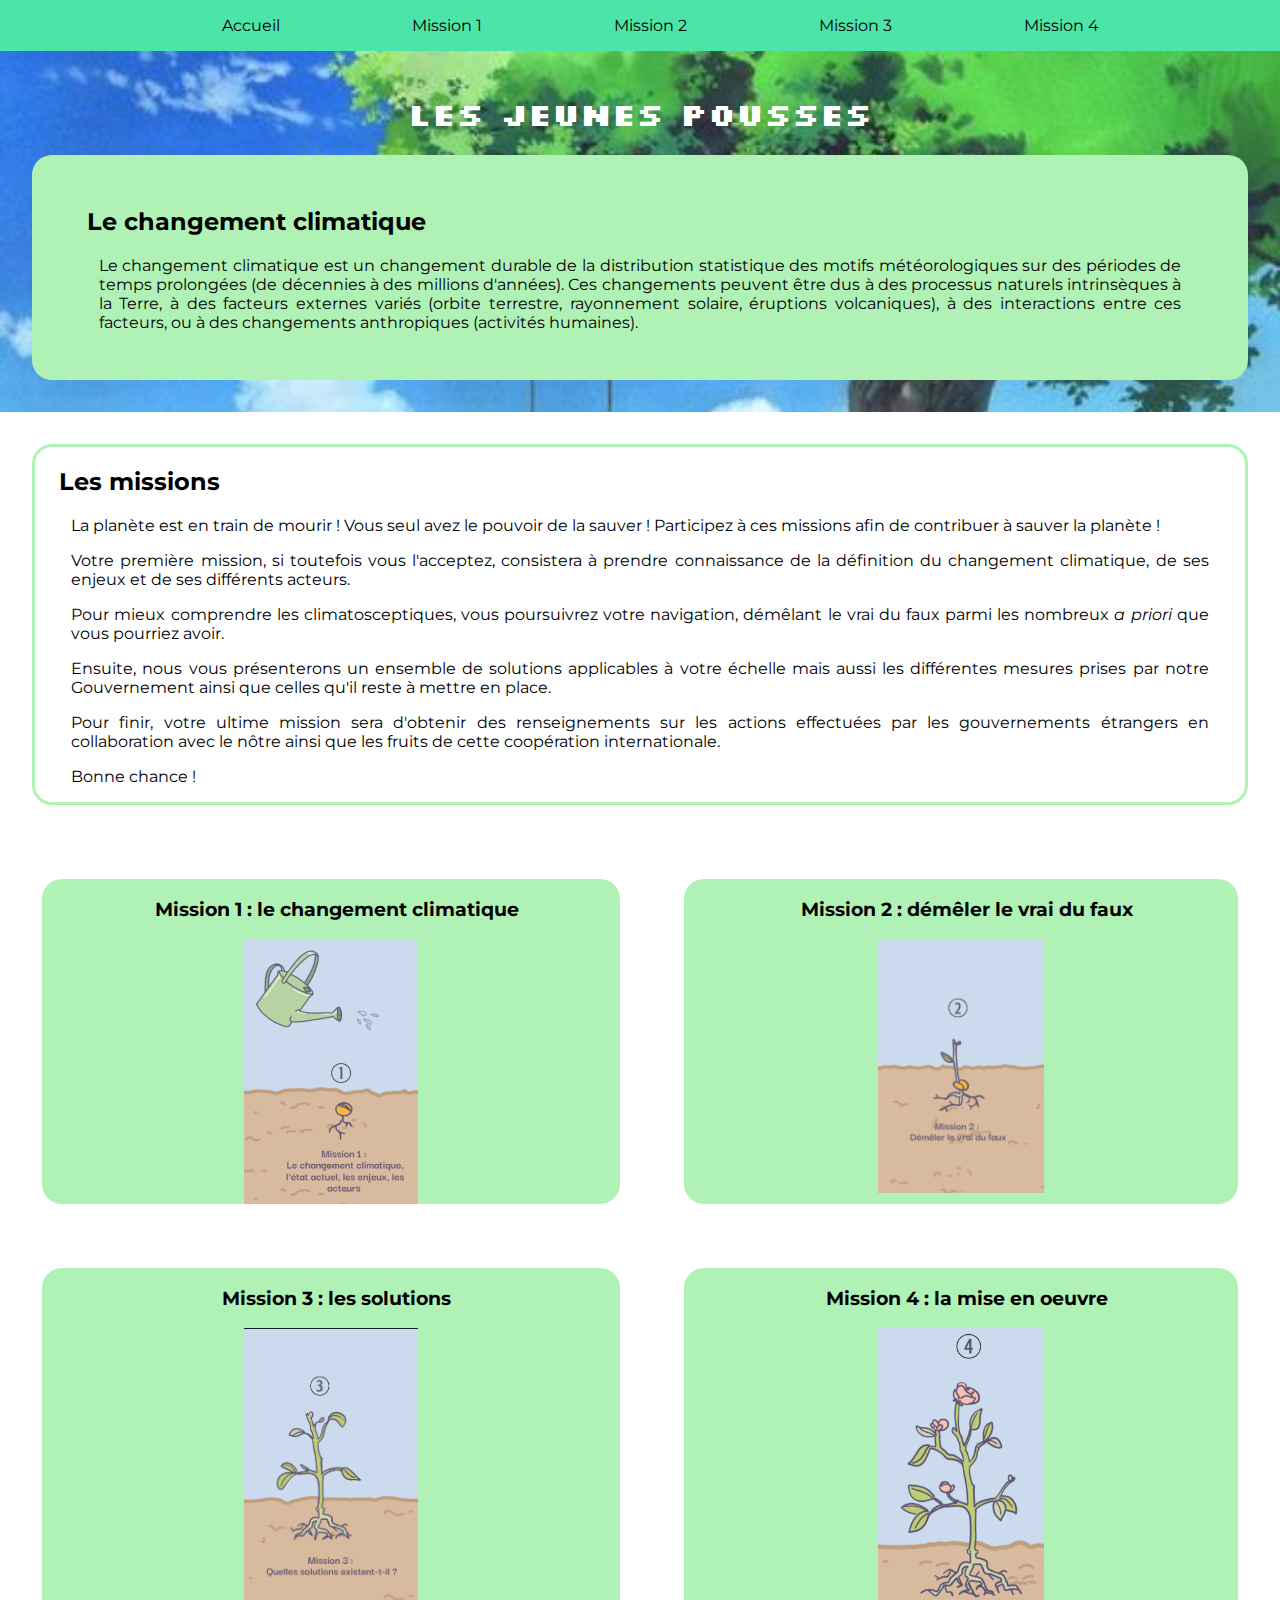
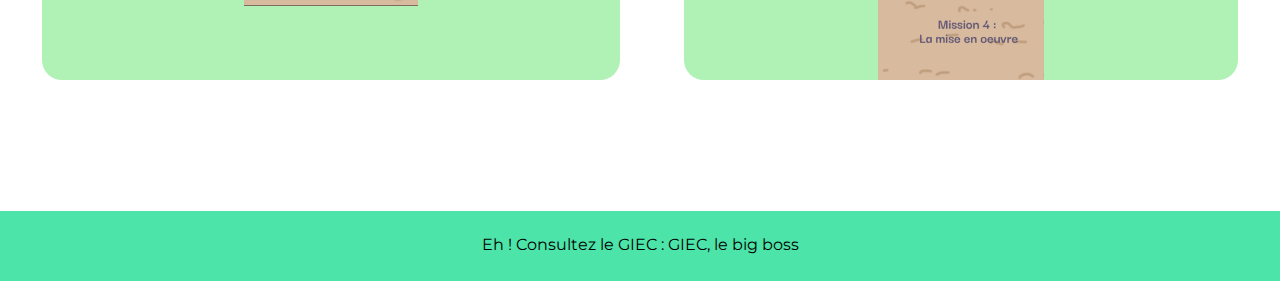
<file: index.html>
<!DOCTYPE html>
<html lang="fr">
<head>
    <meta charset="UTF-8">
    <meta name="viewport" content="width=device-width, initial-scale=1.0">
    <link rel="stylesheet" href="css/base.css">
    <link rel="stylesheet" href="css/index.css">
    <link rel="icon" href="data/Logo-Nocturne.ico">
    
    <title>Page d'Accueil</title>
</head>
<header>
    <ul>
        <li><a href="https://henitsu.github.io/nuit-de-linfo/index.html">Accueil</a></li>
        <li><a href="mission1.html">Mission 1</a></li>
        <li><a href="mission2.html">Mission 2</a></li>
        <li><a href="mission3.html">Mission 3</a></li>
        <li><a href="mission4.html">Mission 4</a></li>
    </ul>
</header>
<body>
    <div id="sujet">
        <h1>Les jeunes pousses</h1>
        <div class="paragraphe">
            <h2>Le changement climatique</h2>
            <p>
                Le changement climatique est un changement durable de la distribution statistique des motifs 
                météorologiques sur des périodes de temps prolongées (de décennies à des millions d'années).
                Ces changements peuvent être dus à des processus naturels intrinsèques à la Terre, à des facteurs 
                externes variés (orbite terrestre, rayonnement solaire, éruptions volcaniques), à des interactions 
                entre ces facteurs, ou à des changements anthropiques (activités humaines).
            </p>
        </div>
    </div>
    <div id="mission">
        <h2>Les missions</h2>
        <p>
            La planète est en train de mourir ! Vous seul avez le pouvoir de la sauver !
            Participez à ces missions afin de contribuer à sauver la planète !
        </p>
        <p>
            Votre première mission, si toutefois vous l'acceptez, consistera à prendre connaissance de la définition du changement climatique, de ses enjeux et de ses différents acteurs.
        </p>
        <p>
            Pour mieux comprendre les climatosceptiques, vous poursuivrez votre navigation, démêlant le vrai du faux parmi les nombreux <i>a priori</i> que vous pourriez avoir.
        </p>
        <p>
            Ensuite, nous vous présenterons un ensemble de solutions applicables à votre échelle mais aussi les différentes mesures prises par notre Gouvernement ainsi que celles qu'il reste à mettre en place.
        </p>
        <p>
            Pour finir, votre ultime mission sera d'obtenir des renseignements sur les actions effectuées par les gouvernements étrangers en collaboration avec le nôtre ainsi que les fruits de cette coopération internationale.
        </p>
        <p>
            Bonne chance !
        </p>
    </div>
    <div id="menu">
        <div class="menu" id="mission1">
            <h3>Mission 1 : le changement climatique</h3>
            <a href="mission1.html"><img src="data/mission1.png" alt="mission1"></a>
        </div>
        <div class="menu" id="mission2">
            <h3>Mission 2 : démêler le vrai du faux</h3>
            <a href="mission2.html"><img src="data/mission2.png" alt="mission2"></a>
        </div>
        <div class="menu" id="mission3">
            <h3>Mission 3 : les solutions</h3>
            <a href="mission3.html"><img src="data/mission3.png" alt="mission3"></a>
        </div>
        <div class="menu" id="mission4">
            <h3>Mission 4 : la mise en oeuvre</h3>
            <a href="mission4.html"><img src="data/mission4.png" alt="mission4"></a>
        </div>
    </div>
</body>
<footer>
    <p>Eh ! Consultez le GIEC :
        <a href="https://www.ipcc.ch/">GIEC, le big boss</a>
    </p>
</footer>
</html>
</file>
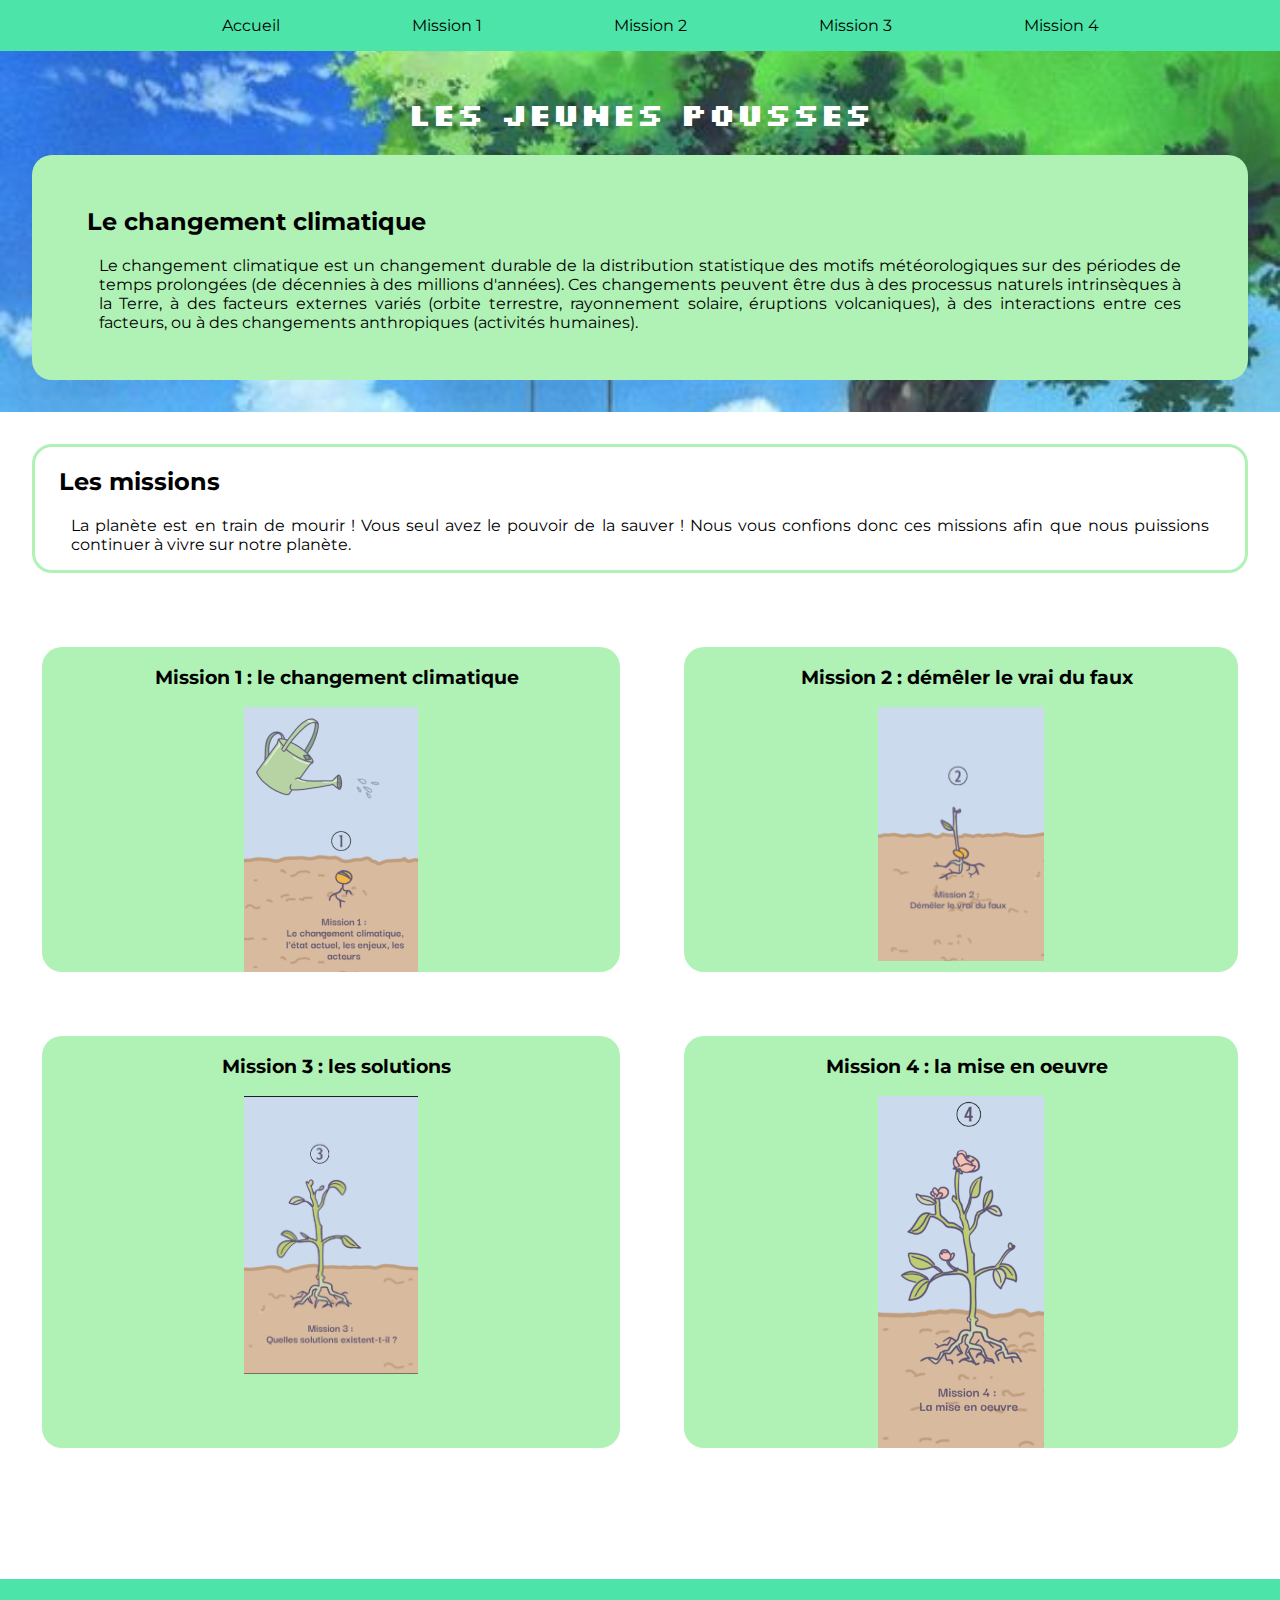
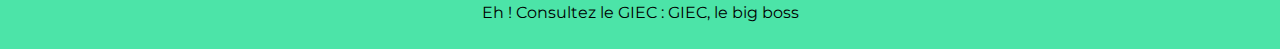
<file: html/index.html>
<!DOCTYPE html>
<html lang="fr">
<head>
    <meta charset="UTF-8">
    <meta name="viewport" content="width=device-width, initial-scale=1.0">
    <link rel="stylesheet" href="/css/base.css">
    <link rel="stylesheet" href="/css/index.css">
    
    <title>Page d'Accueil</title>
</head>
<header>
    <ul>
        <li><a href="index.html">Accueil</a></li>
        <li><a href="mission1.html">Mission 1</a></li>
        <li><a href="mission2.html">Mission 2</a></li>
        <li><a href="mission3.html">Mission 3</a></li>
        <li><a href="mission4.html">Mission 4</a></li>
    </ul>
</header>
<body>
    <div id="sujet">
        <h1>Les jeunes pousses</h1>
        <div class="paragraphe">
            <h2>Le changement climatique</h2>
            <p>
                Le changement climatique est un changement durable de la distribution statistique des motifs 
                météorologiques sur des périodes de temps prolongées (de décennies à des millions d'années).
                Ces changements peuvent être dus à des processus naturels intrinsèques à la Terre, à des facteurs 
                externes variés (orbite terrestre, rayonnement solaire, éruptions volcaniques), à des interactions 
                entre ces facteurs, ou à des changements anthropiques (activités humaines).
            </p>
        </div>
    </div>
    <div id="mission">
        <h2>Les missions</h2>
        <p>
            La planète est en train de mourir ! Vous seul avez le pouvoir de la sauver !
            Nous vous confions donc ces missions afin que nous puissions continuer à vivre sur notre planète.
        </p>
    </div>
    <div id="menu">
        <div class="menu" id="mission1">
            <h3>Mission 1 : le changement climatique</h3>
            <a href="/html/mission1.html"><img src="/data/mission1.png" alt="mission1"></a>
        </div>
        <div class="menu" id="mission2">
            <h3>Mission 2 : démêler le vrai du faux</h3>
            <a href="/html/mission2.html"><img src="/data/mission2.png" alt="mission2"></a>
        </div>
        <div class="menu" id="mission3">
            <h3>Mission 3 : les solutions</h3>
            <a href="/html/mission3.html"><img src="/data/mission3.png" alt="mission3"></a>
        </div>
        <div class="menu" id="mission4">
            <h3>Mission 4 : la mise en oeuvre</h3>
            <a href="/html/mission4.html"><img src="/data/mission4.png" alt="mission4"></a>
        </div>
    </div>
</body>
<footer>
    <p>Eh ! Consultez le GIEC :
        <a href="https://www.ipcc.ch/">GIEC, le big boss</a>
    </p>
</footer>
</html>
</file>
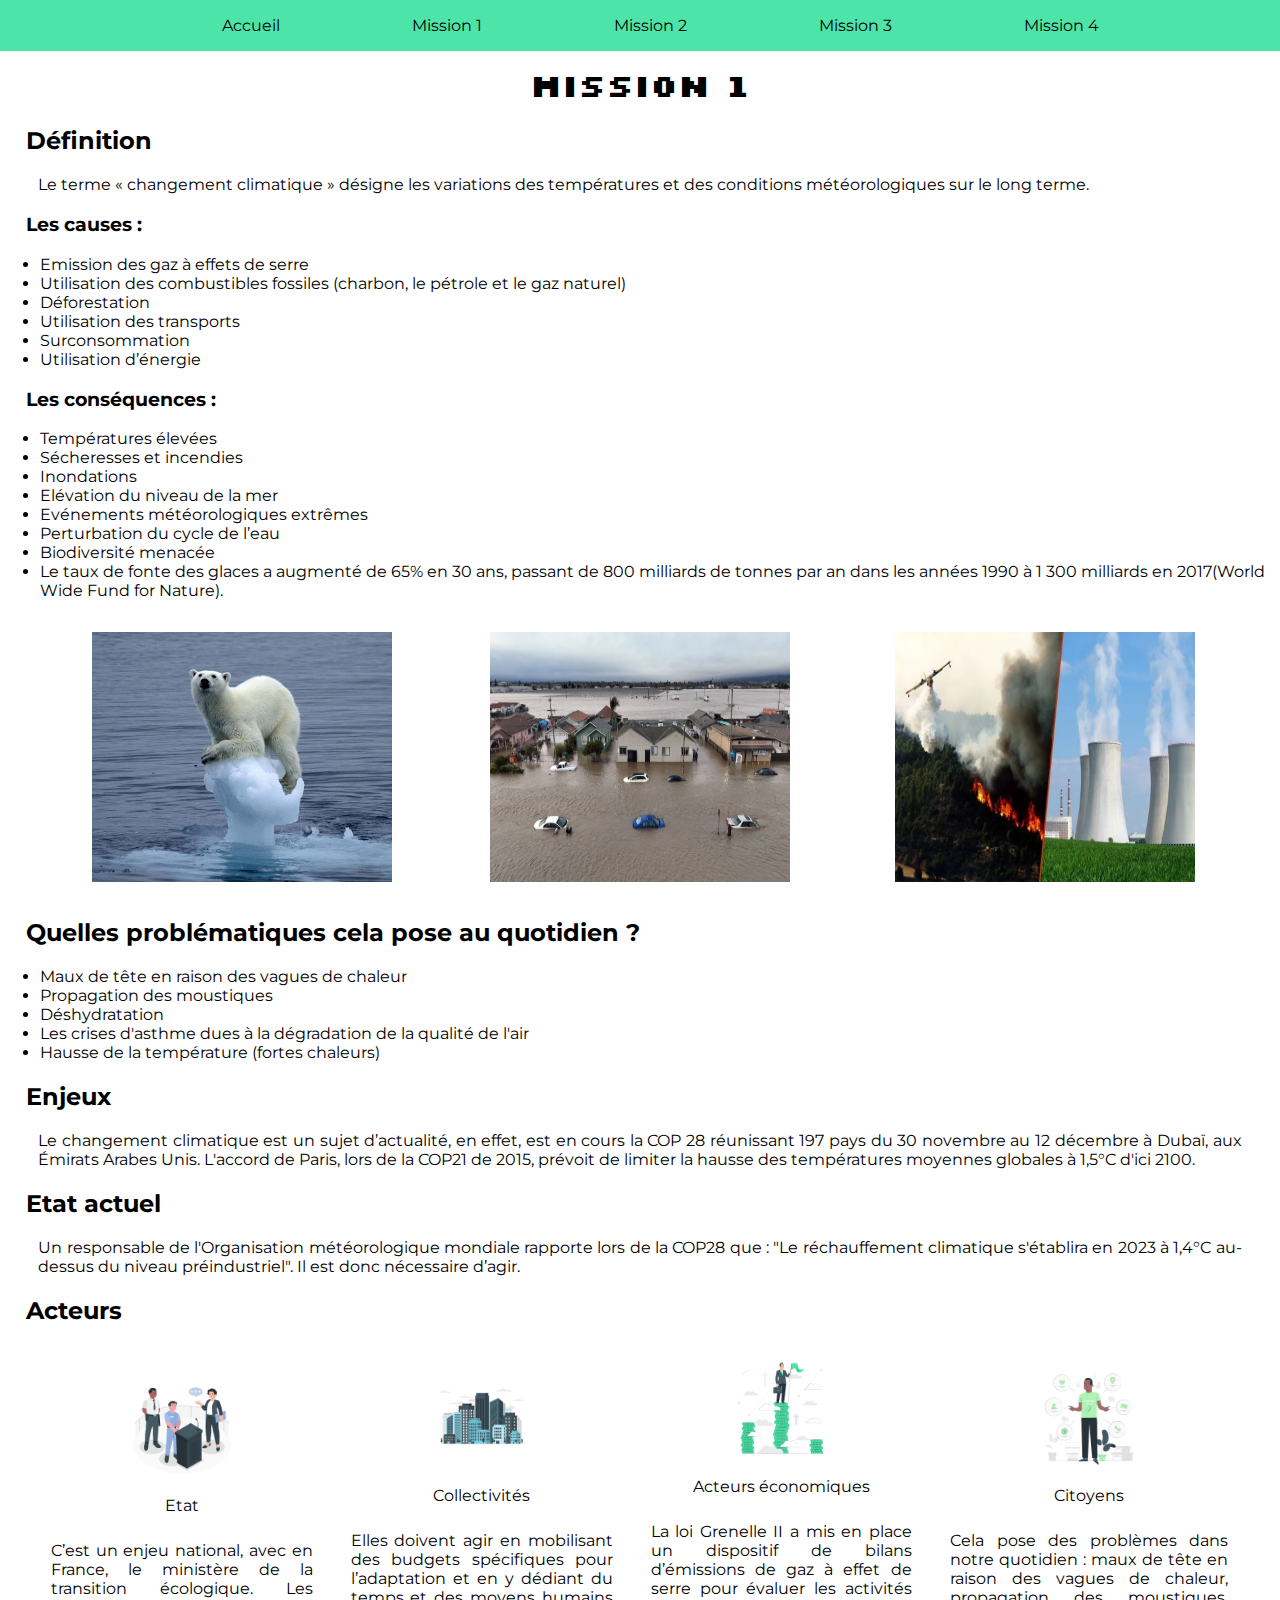
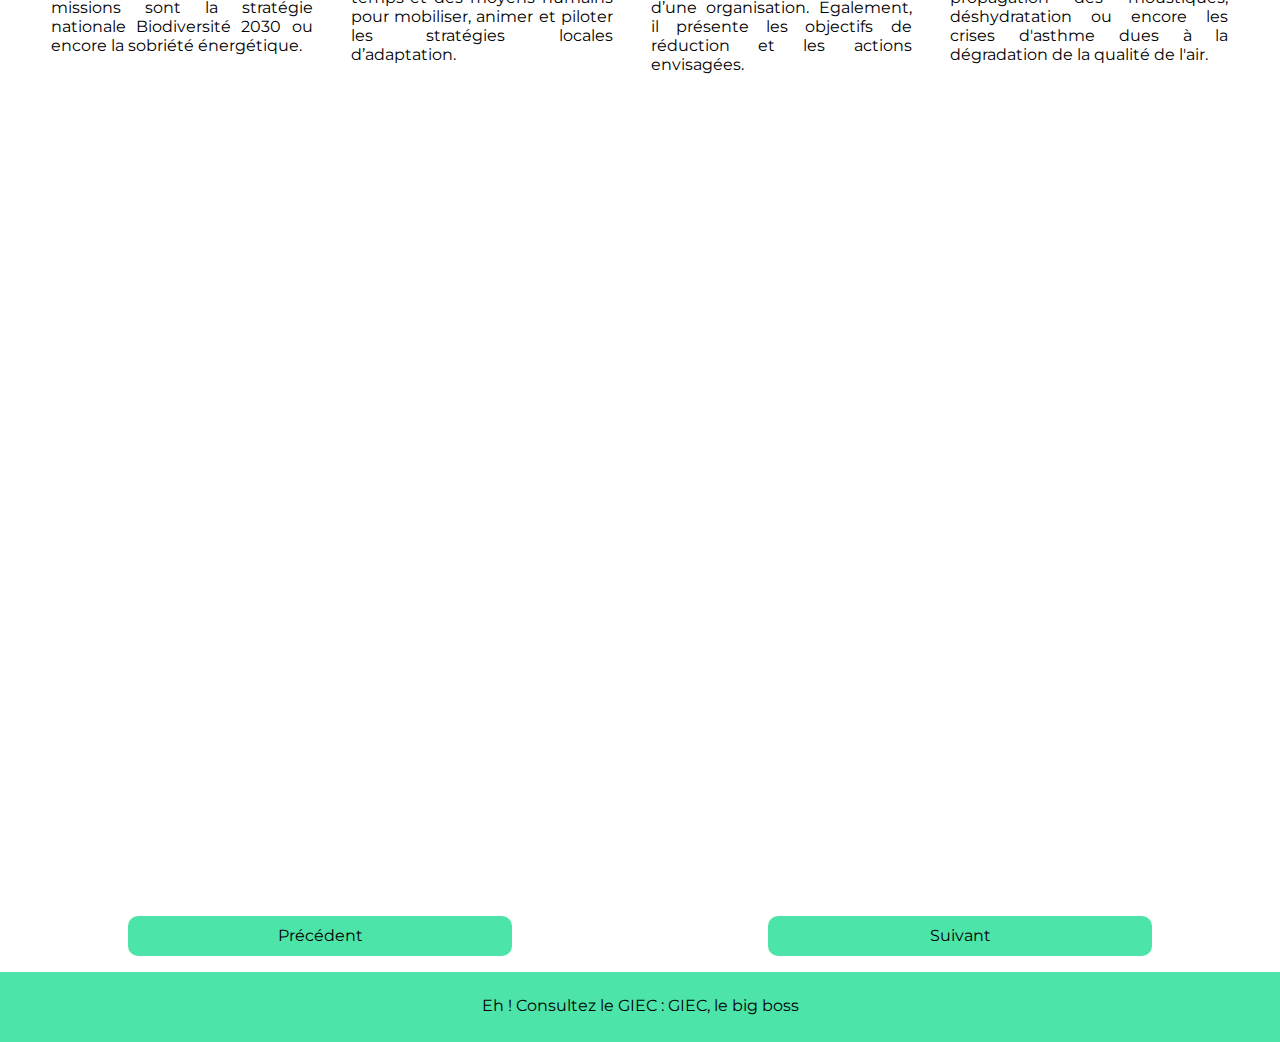
<file: mission1.html>
<!DOCTYPE html>
<html lang="fr">
<head>
    <meta charset="UTF-8">
    <meta name="viewport" content="width=device-width, initial-scale=1.0">
    <link rel="stylesheet" href="css/base.css">
    <link rel="stylesheet" href="css/mission1.css">
    <link rel="icon" href="data/Logo-Nocturne.ico">
    <title>Mission 1</title>
</head>
<header>
    <ul>
        <li><a href="https://henitsu.github.io/nuit-de-linfo/index.html">Accueil</a></li>
        <li><a href="mission1.html">Mission 1</a></li>
        <li><a href="mission2.html">Mission 2</a></li>
        <li><a href="mission3.html">Mission 3</a></li>
        <li><a href="mission4.html">Mission 4</a></li>
    </ul>
</header>
<body>
    <div id="sujet">
        <h1>Mission 1</h1>
        <div id="def">
            <h2>Définition</h2>
            <p>
                Le terme « changement climatique » désigne les variations des températures et des conditions météorologiques sur le long terme.
                <h3>Les causes :</h3>
                <ul>
                    <li>Emission des gaz à effets de serre</li>
                    <li>Utilisation des combustibles fossiles (charbon, le pétrole et le gaz naturel)</li>
                    <li>Déforestation</li>
                    <li>Utilisation des transports</li>
                    <li>Surconsommation</li>
                    <li>Utilisation d’énergie</li>
                </ul>
                <h3>Les conséquences : </h3>
                <ul>
                    <li>Températures élevées</li>
                    <li>Sécheresses et incendies</li>
                    <li>Inondations</li>
                    <li>Elévation du niveau de la mer</li>
                    <li>Evénements météorologiques extrêmes</li>
                    <li>Perturbation du cycle de l’eau</li>
                    <li>Biodiversité menacée</li>
                    <li>Le taux de fonte des glaces a augmenté de 65% en 30 ans, passant de 800 milliards de tonnes par an dans les années 1990 à 1 300 milliards en 2017(World Wide Fund for Nature).</li>
                </ul>
                <div id="photos">
                    <div id="fonte_glace">
                        <img src="data/fonte_glace.jpg" alt="Fonte glace">
                    </div>
                    <div id="inondation">
                            <img src="data/inondation.png" alt="Inondation">
                    </div>
                    <div id="incendie">
                        <img src="data/incendie.png" alt="Incendie">
                    </div>
                </div>
            </p>
        </div>
        <div id="problemes">
            <h2>Quelles problématiques cela pose au quotidien ?</h2>
                <ul>
                    <li>Maux de tête en raison des vagues de chaleur</li>
                    <li>Propagation des moustiques</li>
                    <li>Déshydratation</li>
                    <li>Les crises d'asthme dues à la dégradation de la qualité de l'air</li>
                    <li>Hausse de la température (fortes chaleurs)</li>
                </ul>
        </div>
        <div id="enjeux">
            <h2>Enjeux</h2>
            <p>
                Le changement climatique est un sujet d’actualité, en effet, est en cours la COP 28 réunissant 197 pays du 30 novembre au 12 décembre à Dubaï, aux Émirats Arabes Unis.
                L'accord de Paris, lors de la COP21 de 2015, prévoit de limiter la hausse des températures moyennes globales à 1,5°C d'ici 2100.
            </p>
        </div>
        <div id="etat">
            <h2>Etat actuel</h2>
                <p>
                    Un responsable de l'Organisation météorologique mondiale rapporte lors de la COP28 que : "Le réchauffement climatique s'établira en 2023 à 1,4°C au-dessus du niveau préindustriel".  Il est donc nécessaire d’agir.
                </p>
        </div>
        <div id="acteurs">
            <h2>Acteurs</h2>
            <div class="acteurs">
                <div id="etat">
                    <img src="data/etat.png" alt="Etat">
                    <p class="acteurs_intitule">Etat</p>
                    <p class="acteurs_explication">
                        C’est un enjeu national, avec en France, le ministère de la transition écologique. Les missions sont la stratégie nationale Biodiversité 2030 ou encore la sobriété énergétique.
                    </p>
                </div>
                <div id="collectivite">
                    <img src="data/collectivite.png" alt="Collectivités">
                    <p class="acteurs_intitule">Collectivités</p>
                    <p class="acteurs_explication">
                        Elles doivent agir en mobilisant des budgets spécifiques pour l’adaptation et en y dédiant du temps et des moyens humains pour mobiliser, animer et piloter les stratégies locales d’adaptation.
                    </p>
                </div>
                <div id="acteur_eco">
                    <img src="data/acteur_eco.png" alt="Acteurs économiques">
                    <p class="acteurs_intitule">Acteurs économiques</p>
                    <p class="acteurs_explication">
                        La loi Grenelle II a mis en place un dispositif de bilans d’émissions de gaz à effet de serre pour évaluer les activités d’une organisation. Egalement, il présente les objectifs de réduction et les actions envisagées.
                    </p>
                </div>
                <div id="citoyen">
                    <img src="data/citoyen.png" alt="Citoyens">
                    <p class="acteurs_intitule">Citoyens</p>
                    <p class="acteurs_explication">
                        Cela pose des problèmes dans notre quotidien : maux de tête en raison des vagues de chaleur, propagation des moustiques, déshydratation ou encore les crises d'asthme dues à la dégradation de la qualité de l'air.
                    </p>
                </div>
            </div>
        </div>

        <div class="quiz">
            <div style="width: 100%;"><div style="position: relative; padding-bottom: 56.25%; padding-top: 0; height: 0;"><iframe title="Quiz Mission 1" frameborder="0" width="1200px" height="675px" style="position: absolute; top: 0; left: 0; width: 100%; height: 100%;" src="https://view.genial.ly/6572765edcff660014e4ad1a" type="text" allowscriptaccess="always" allowfullscreen="true" scrolling="yes" allownetworking="all"></iframe> </div> </div>
        </div>

        <div class="boutons">
            <a href="https://henitsu.github.io/nuit-de-linfo/index.html" class="button">Précédent</a>
            <a href="mission2.html" class="button">Suivant</a>
        </div>
</body>
<footer>
    <p>Eh ! Consultez le GIEC :
        <a href="https://www.ipcc.ch/">GIEC, le big boss</a>
    </p>
</footer>
</html>
</file>
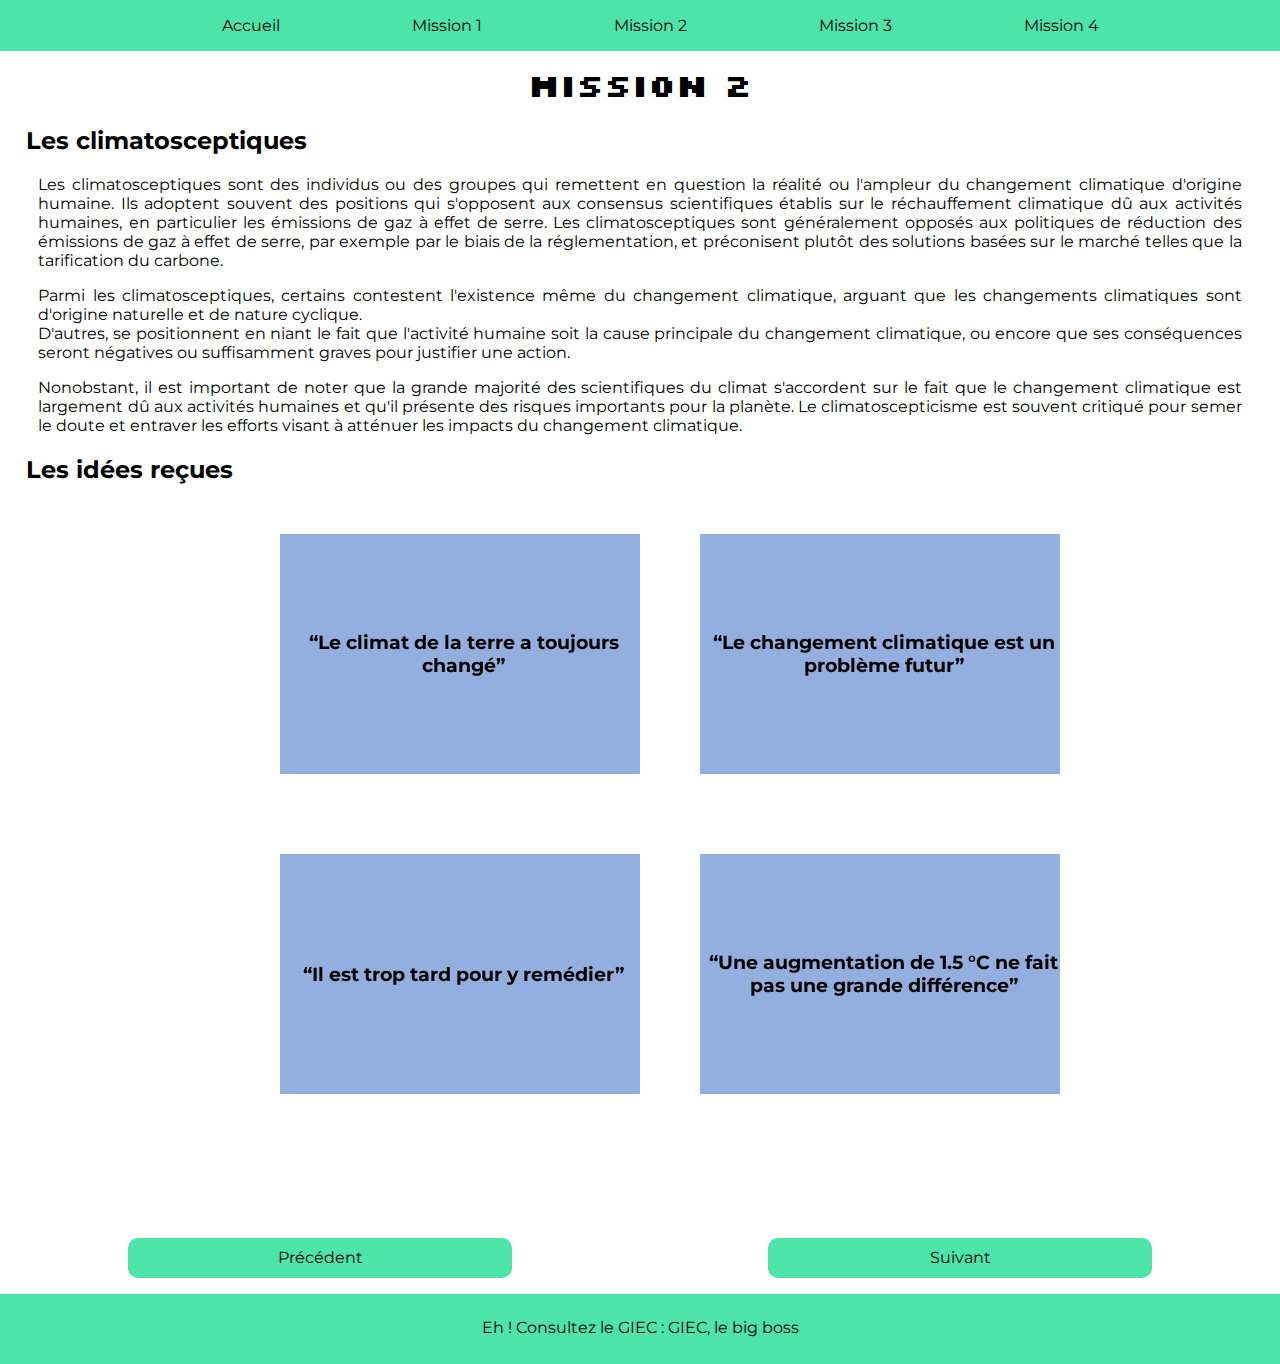
<file: mission2.html>
<!DOCTYPE html>
<html lang="fr">
<head>
    <meta charset="UTF-8">
    <meta name="viewport" content="width=device-width, initial-scale=1.0">
    <link rel="stylesheet" href="css/base.css">
    <link rel="stylesheet" href="css/mission2.css">
    <link rel="icon" href="data/Logo-Nocturne.ico">
    <title>Mission 2</title>
</head>
<header>
    <ul>
        <li><a href="https://henitsu.github.io/nuit-de-linfo/index.html">Accueil</a></li>
        <li><a href="mission1.html">Mission 1</a></li>
        <li><a href="mission2.html">Mission 2</a></li>
        <li><a href="mission3.html">Mission 3</a></li>
        <li><a href="mission4.html">Mission 4</a></li>
    </ul>
</header>
<body>
    <div id="sujet">
        <h1>Mission 2</h1>
        <div id="climatosceptiques">
            <h2>Les climatosceptiques</h2>
            <p>
                Les climatosceptiques sont des individus ou des groupes qui remettent en question la réalité ou l'ampleur du changement climatique d'origine humaine. Ils adoptent souvent des positions qui s'opposent aux consensus scientifiques établis sur le réchauffement climatique dû aux activités humaines, en particulier les émissions de gaz à effet de serre. Les climatosceptiques sont généralement opposés aux politiques de réduction des émissions de gaz à effet de serre, par exemple par le biais de la réglementation, et préconisent plutôt des solutions basées sur le marché telles que la tarification du carbone.
            </p>
            <p>
                Parmi les climatosceptiques, certains contestent l'existence même du changement climatique, arguant que les changements climatiques sont d'origine naturelle et de nature cyclique. <br>
                D'autres, se positionnent en niant le fait que l'activité humaine soit la cause principale du changement climatique, ou encore que ses conséquences seront négatives ou suffisamment graves pour justifier une action. <br>
            </p>
            <p>
                Nonobstant, il est important de noter que la grande majorité des scientifiques du climat s'accordent sur le fait que le changement climatique est largement dû aux activités humaines et qu'il présente des risques importants pour la planète. Le climatoscepticisme est souvent critiqué pour semer le doute et entraver les efforts visant à atténuer les impacts du changement climatique.
            </p>
        </div>
        <h2>Les idées reçues</h2>
        <div id="idees_recues">
            <div class="flip-card">
                <div class="flip-card-inner">
                    <div class="flip-card-front">
                        <h3>“Le climat de la terre a toujours changé”</h3>
                    </div>
                    <div class="flip-card-back">
                        <h1>Vrai !</h1>
                        <p>Le climat terrestre a connu de nombreux bouleversements climatiques en raison de différents processus naturels, cependant, les activités humaines ont un impact réel sur notre planète (principalement les émissions CO2).</p>
                    </div>
                </div>
            </div>
           
            <div class="flip-card">
                <div class="flip-card-inner">
                    <div class="flip-card-front">
                        <h3>“Le changement climatique est un problème futur”</h3>
                    </div>
                    <div class="flip-card-back">
                        <h1>Faux !</h1>
                        <p>Il est actuel, en 2023 la température est 1,4°C au-dessus du niveau préindustriel. L'impact est réel : incendies (ex : Canada en 2023), inondations(ex : Hauts-de-France en 2023), fonte des glaces, biodiversité menacée...</p>
                    </div>
                </div>
            </div>

            <div class="flip-card">
                <div class="flip-card-inner">
                    <div class="flip-card-front">
                        <h3>“Il est trop tard pour y remédier”</h3>
                    </div>
                    <div class="flip-card-back">
                        <h1>Faux !</h1>
                        <p>
                            Nous pouvons limiter les dégâts en réduisant les émissions de CO2 et en adoptant des comportements plus respectueux de l'environnement. De plus, notons que le changement climatique est une problématique dont se préoccupent de nombreux Etats : ils coopèrent et adoptent des mesures communes en sensibilisant au maximum leur population.
                        </p>
                    </div>
                </div>
            </div>

            <div class="flip-card">
                <div class="flip-card-inner">
                    <div class="flip-card-front">
                        <h3>“Une augmentation de 1.5 °C ne fait pas une grande différence”</h3>
                    </div>
                    <div class="flip-card-back">
                        <h1>Faux !</h1>
                        <p>Cette augmentation significative de la température est une aberration, notamment en raison de son impact sur la biodiversité, l'élévation du niveau de la mer ou encore sur les événements météorologiques (méga-feux, sècheresse etc.)</p>
                    </div>
                </div>
            </div>

        </div>
        <div class="boutons">
            <a href="mission1.html" class="button">Précédent</a>
            <a href="mission3.html" class="button">Suivant</a>
        </div>
</body>
<footer>
    <p>Eh ! Consultez le GIEC :
        <a href="https://www.ipcc.ch/">GIEC, le big boss</a>
    </p>
</footer>
</html>
</file>
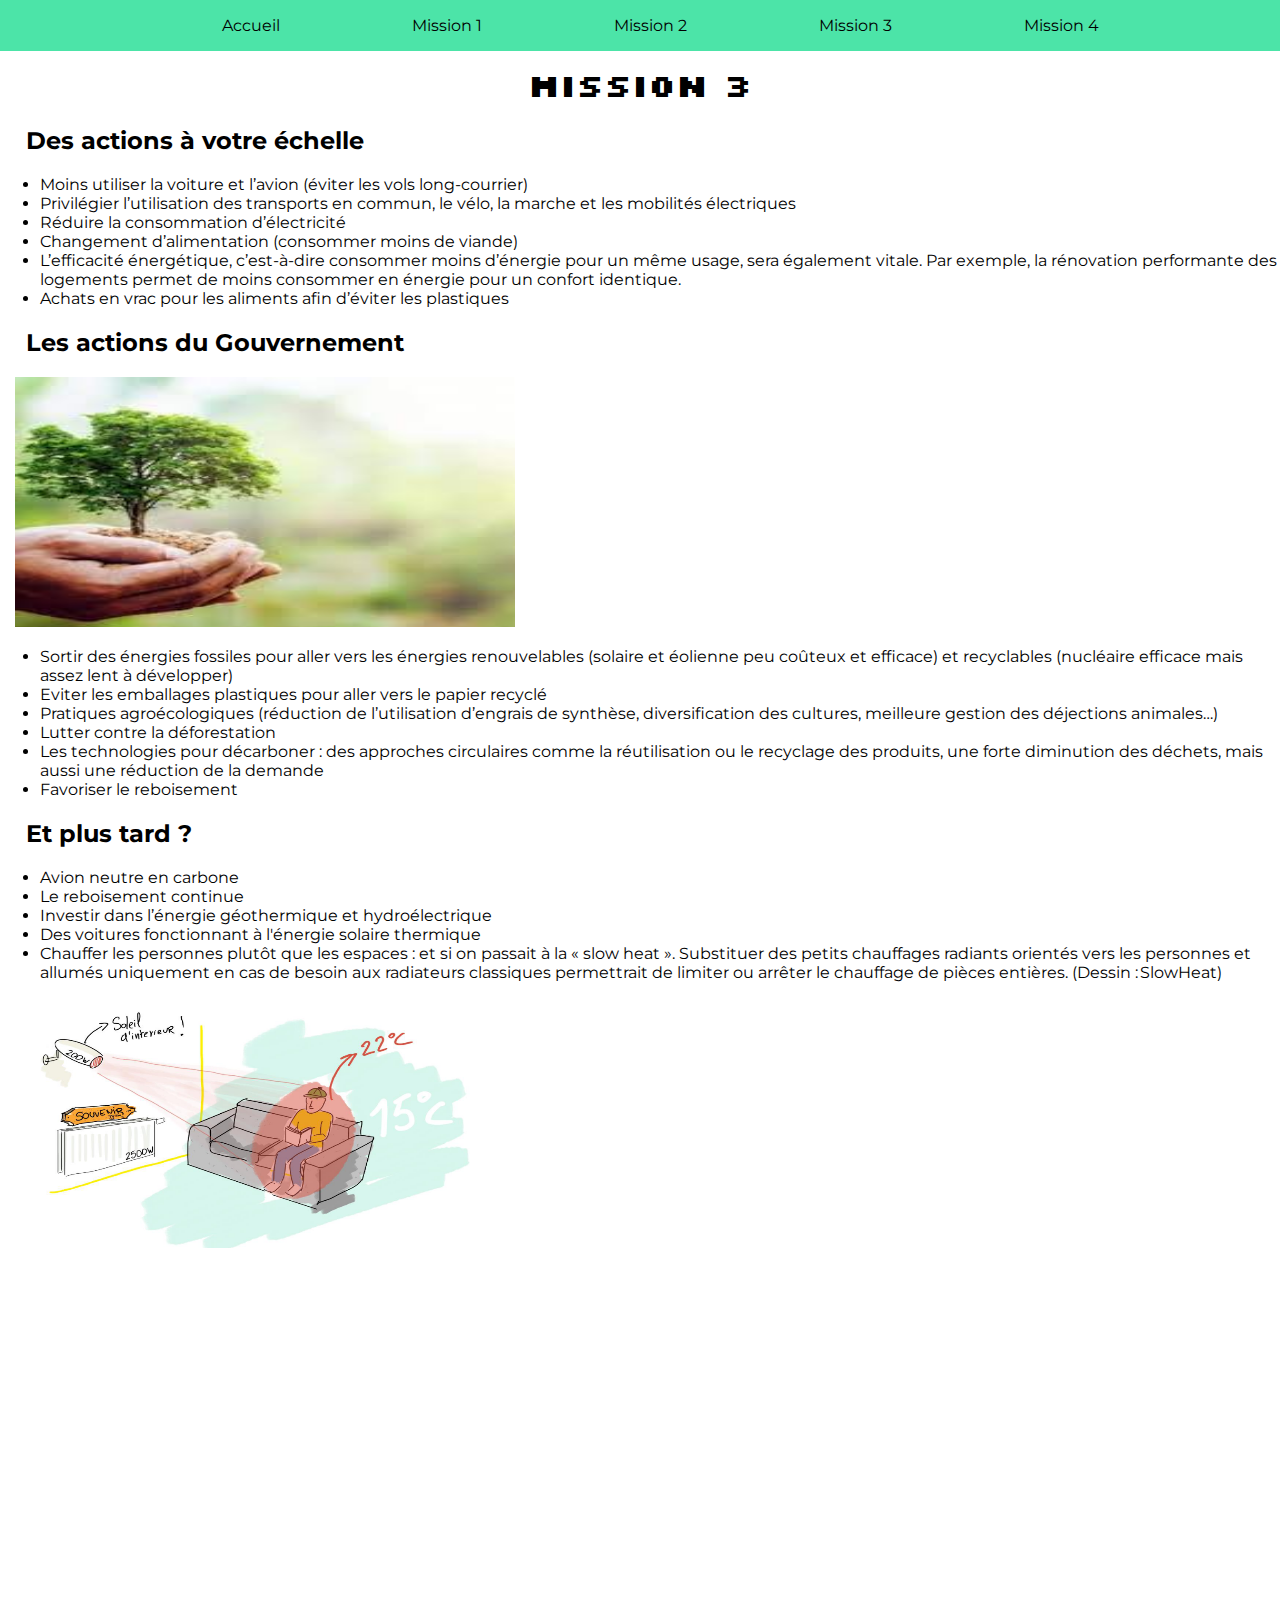
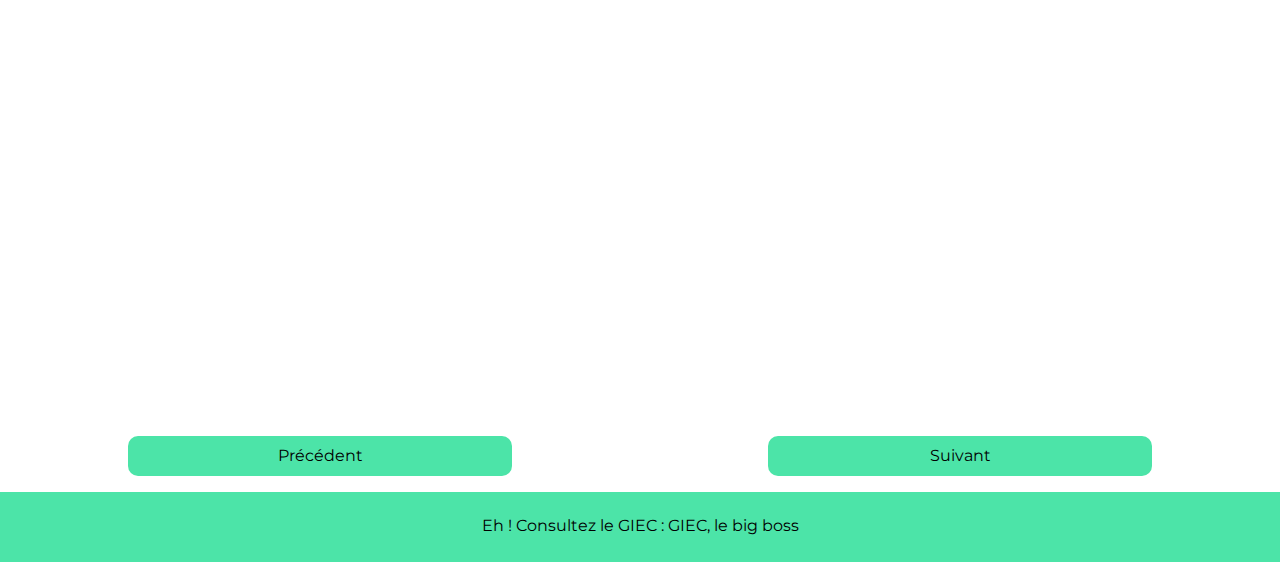
<file: mission3.html>
<!DOCTYPE html>
<html lang="fr">
<head>
    <meta charset="UTF-8">
    <meta name="viewport" content="width=device-width, initial-scale=1.0">
    <link rel="stylesheet" href="css/base.css">
    <link rel="stylesheet" href="css/mission3.css">
    <link rel="icon" href="data/Logo-Nocturne.ico">
    <title>Mission 3</title>
</head>
<header>
    <ul>
        <li><a href="https://henitsu.github.io/nuit-de-linfo/index.html">Accueil</a></li>
        <li><a href="mission1.html">Mission 1</a></li>
        <li><a href="mission2.html">Mission 2</a></li>
        <li><a href="mission3.html">Mission 3</a></li>
        <li><a href="mission4.html">Mission 4</a></li>
    </ul>
</header>
<body>
    <div id="sujet">
        <h1>Mission 3</h1>
        <div id="actions">
            <h2>Des actions à votre échelle</h2>
            <ul>
                <li>Moins utiliser la voiture et l’avion (éviter les vols long-courrier)</li>
                <li>Privilégier l’utilisation des transports en commun, le vélo, la marche et les mobilités électriques</li>
                <li>Réduire la consommation d’électricité</li>
                <li>Changement d’alimentation (consommer moins de viande)</li>
                <li>L’efficacité énergétique, c’est-à-dire consommer moins d’énergie pour un même usage, sera également vitale. Par exemple, la rénovation performante des logements permet de moins consommer en énergie pour un confort identique.</li>
                <li>Achats en vrac pour les aliments afin d’éviter les plastiques</li>
            </ul>
        </div>
        <div id="etat">
            <h2>Les actions du Gouvernement</h2>
            <div id="contenu">
                <div id="reboisement">
                    <img src="data/reboisement.png" alt="Reboisement">
                </div>
                <ul>
                    <li>Sortir des énergies fossiles pour aller vers les énergies renouvelables (solaire et éolienne peu coûteux et efficace) et recyclables (nucléaire efficace mais assez lent à développer)</li>
                    <li>Eviter les emballages plastiques pour aller vers le papier recyclé</li>
                    <li>Pratiques agroécologiques (réduction de l’utilisation d’engrais de synthèse, diversification des cultures, meilleure gestion des déjections animales…)</li>
                    <li>Lutter contre la déforestation</li>
                    <li>Les technologies pour décarboner : des approches circulaires comme la réutilisation ou le recyclage des produits, une forte diminution des déchets, mais aussi une réduction de la demande</li>
                    <li>Favoriser le reboisement</li>
                </ul>
            </div>
        </div>
        
        <div id="plus_tard">
            <h2>Et plus tard ?</h2>
            <ul>
                <li>Avion neutre en carbone</li>
                <li>Le reboisement continue</li>
                <li>Investir dans l’énergie géothermique et hydroélectrique</li>
                <li>Des voitures fonctionnant à l'énergie solaire thermique</li>
                <li>Chauffer les personnes plutôt que les espaces : et si on 
                    passait à la « slow heat ». Substituer des petits chauffages 
                    radiants orientés vers les personnes et allumés 
                    uniquement en cas de besoin aux radiateurs classiques 
                    permettrait de limiter ou arrêter le chauffage de pièces entières. (Dessin : SlowHeat) </li>
            </ul>
        </div>
        <div id="chauffage">
            <img src="data/chauffage.png" alt="Chauffage">
        </div>
        <div class="quiz">
            <div style="width: 100%;"><div style="position: relative; padding-bottom: 56.25%; padding-top: 0; height: 0;"><iframe title="Solution contre le changement climatique" frameborder="0" width="1200px" height="675px" style="position: absolute; top: 0; left: 0; width: 100%; height: 100%;" src="https://view.genial.ly/65721c4397f08e001478fd29" type="text/html" allowscriptaccess="always" allowfullscreen="true" scrolling="yes" allownetworking="all"></iframe> </div> </div>
        </div>
        <div class="boutons">
            <a href="mission2.html" class="button">Précédent</a>
            <a href="mission4.html" class="button">Suivant</a>
        </div>
</body>
<footer>
    <p>Eh ! Consultez le GIEC :
        <a href="https://www.ipcc.ch/">GIEC, le big boss</a>
    </p>
</footer>
</html>
</file>
<file: css/base.css>
@import url('https://fonts.googleapis.com/css?family=Silkscreen:400,500,700');
@import url('https://fonts.googleapis.com/css?family=Montserrat:400,500,700');

body {
    margin: 0;
    padding: 0;
    font-family: 'Montserrat', sans-serif;
}

h1{
    font-family: 'Silkscreen', sans-serif;
    margin-top:5%;
    text-align: center;
}

h2, h3{
    margin-left:2%;
  }

p{
    margin-left:3%;
    margin-right:3%;
    text-align: justify;
}

header{
    background-color: #4ce4a8;
    width: 100%;
    position: absolute;
    top: 0;
    text-decoration: none;
}

header ul{
    text-align: center;
}

header li{
    display: inline;
    padding: 1em;
    text-decoration: none;
}

a{
    text-decoration: none;
    color: black;
}

a:hover{
    color: white;
}

.boutons{
    display: flex;
    text-align: center;
    align-items: center;
    padding-top: 5%;
}

.button{
    background-color: #4ce4a8;
    margin-left: 10%;
    margin-right: 10%;
    border-radius: 10px;
    height: 20px;
    padding: 10px;
    width: 40%;
}

footer{
    background-color: #4ce4a8;
    width: 100%;
    bottom: 0;
    margin-top: auto;
    text-decoration: none;
    display: block;
    height:70px;
}

footer p{
    text-align: center;
    padding-top:1.5em;
}

@media screen and (width >= 800px) {
    header li{
        padding: 4em;
    }
}
</file>
<file: css/index.css>
#sujet{
    text-align: justify;
    padding: 2em;
    text-decoration: none;
    background-image: url('../data/arbre.jpg');
    background-size: cover;
    background-repeat: no-repeat;
}

.paragraphe{
    text-align: justify;
    padding: 2em;
    text-decoration: none;
    background-color: #B0F2B6;
    border-radius: 20px;
}

#mission{
    border-color: #B0F2B6;
    border-style: solid;
    border-radius: 20px;
    margin: 2em;
}

#menu{
    display: grid;
    grid-template-columns: auto auto;
    padding: 10px;
    margin-bottom: 7%;
}

.menu{
    text-align: center;
    margin: 2em;
    text-decoration: none;
    background-color: #B0F2B6;
    border-radius: 20px;
}

img{
    grid-template-columns: auto auto;
    display: block;
    width: 30%;
    margin: auto;
}

h1{
    color: white;
}

@media screen and (width < 1000px){
    #menu{
        grid-template-columns: auto;
    }
}
</file>
<file: css/mission1.css>
.acteurs img{
    align-items: center;
    height: 100px;
}

.acteurs{
    display: grid;
    grid-template-columns: repeat(4, 1fr);
    flex-direction: row;
    justify-content: space-around;
    align-items: center;
    text-align: center;
    margin: 2em;
}

.acteurs_intitule{
    text-align:center;
}

.acteurs_explication{
    text-align:justify;
    padding:10px;
}

#photos{
    display: grid;
    grid-template-columns: repeat(3, 1fr);
    flex-direction: row;
    justify-content: space-around;
    align-items: center;
    text-align: center;
    margin: 2em;
}

@media screen and (width>=1000px){
    .acteurs{
        display: grid;
        grid-template-columns: auto auto auto auto;
        flex-direction: row;
        justify-content: space-around;
        align-items: center;
        margin: 2em;
    }    
}

#fonte_glace img {
    margin-left: 15px;
    height: 250px;
    width: 300px;
}

#inondation img {
    height: 250px;
    width: 300px;
}

#incendie img {
    height: 250px;
    width: 300px;
}
</file>
<file: css/mission2.css>
/* The flip card container - set the width and height to whatever you want. We have added the border property to demonstrate that the flip itself goes out of the box on hover (remove perspective if you don't want the 3D effect */
.flip-card {
    padding:20px;
    text-align: center;
    background-color: transparent;
    width: 300px;
    height: 200px;
    perspective: 1000px; /* Remove this if you don't want the 3D effect */
  }
  
  /* This container is needed to position the front and back side */
  .flip-card-inner {
    position: relative;
    width: 120%;
    height: 120%;
    text-align: center;
    transition: transform 0.8s;
    transform-style: preserve-3d;
  }
  
  /* Do an horizontal flip when you move the mouse over the flip box container */
  .flip-card:hover .flip-card-inner {
    transform: rotateY(180deg);
  }
  
  /* Position the front and back side */
  .flip-card-front, .flip-card-back {
    position: absolute;
    width: 100%;
    height: 100%;
    -webkit-backface-visibility: hidden; /* Safari */
    backface-visibility: hidden;
    justify-content: center;
    align-items: center;
  }
  
  /* Style the front side (fallback if image is missing) */
  .flip-card-front {
    background-color: #92AFDF;
    color: black;
    display:flex;
  }
  
  /* Style the back side */
  .flip-card-back {
    background-color: #79D2E6;
    color: white;
    transform: rotateY(180deg);
  }

  .flip-card-back p{
    text-align: center;
  }

  #idees_recues{
    display: grid;
    gap:2em;
    grid-template-columns: auto auto;
    padding:10px;
    margin-bottom:7%;
  }

  @media screen and (width >= 1000px){
    #idees_recues{
      display: grid;
      gap:5em;
      justify-content: center;
      grid-template-columns: auto auto;
      padding:10px;
    }
  }
</file>
<file: css/mission3.css>
#chauffage img{
    height: 250px;
    width: 500px;
}

#reboisement img{
    margin-left: 15px;
    height: 250px;
    width: 500px;
}
</file>
